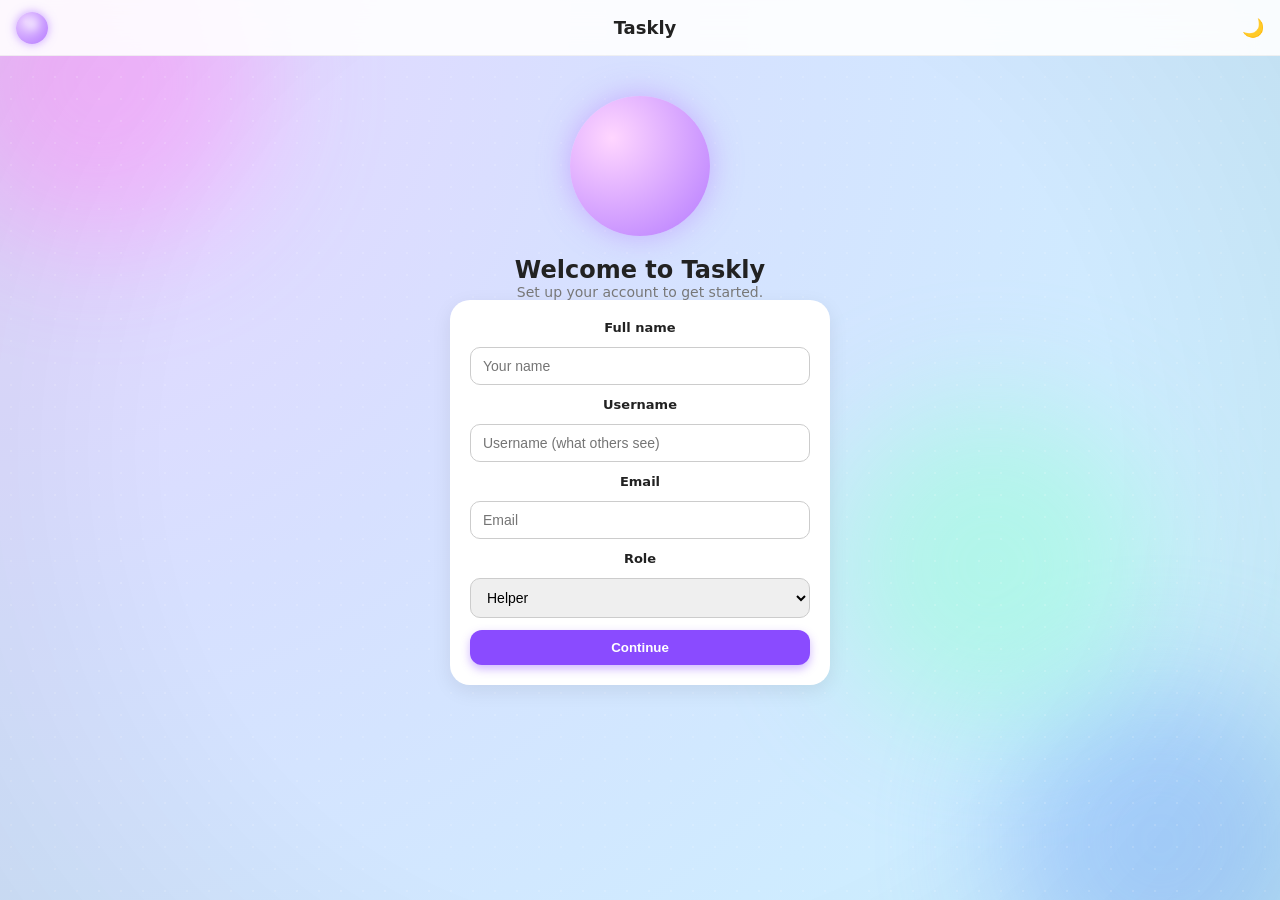
<file: index.html>
<!DOCTYPE html>
<html lang="en">
<head>
  <meta charset="UTF-8">
  <title>Taskly</title>
  <meta name="viewport" content="width=device-width, initial-scale=1">
  <link rel="stylesheet" href="styles.css">
</head>

<body>

<!-- BACKGROUND LAYERS -->
<div class="bg-blob bg-blob-1"></div>
<div class="bg-blob bg-blob-2"></div>
<div class="bg-blob bg-blob-3"></div>
<div class="bg-dots"></div>
<div class="bg-vignette"></div>

<!-- TOP BAR -->
<div class="topbar">
  <div class="logo-small-bubble"></div>
  <div id="ui_appName" class="topbar-title">Taskly</div>
  <button id="darkToggle" class="btn-icon">
    <span id="darkIcon">🌙</span>
  </button>
</div>

<!-- ONBOARDING / SIGNUP -->
<div id="screen-onboarding" class="screen active">
  <div class="onboard-hero"></div>

  <h2 id="ui_onboardTitle">Welcome to Taskly</h2>
  <p id="ui_onboardSubtitle" class="muted">Set up your account to get started.</p>

  <div class="onboard-card">
    <label id="ui_onboardNameLabel">Full name</label>
    <input id="obName" placeholder="Your name">

    <label id="ui_onboardUsernameLabel">Username</label>
    <input id="obUsername" placeholder="Username (what others see)">

    <label id="ui_onboardEmailLabel">Email</label>
    <input id="obEmail" placeholder="Email">

    <label id="ui_onboardRoleLabel">Role</label>
    <select id="obRole">
      <option value="helper">Helper</option>
      <option value="senior">Senior</option>
    </select>

    <button id="ui_onboardBtn" class="btn primary" onclick="completeOnboarding()">Continue</button>
  </div>
</div>

<!-- HOME SCREEN -->
<div id="screen-home" class="screen">
  <div class="hero-logo-wrapper">
    <div class="hero-bubble"></div>
  </div>

  <h2 id="ui_homeWelcome" class="welcome-title">Welcome back!</h2>
  <p id="ui_homeSubtitle" class="welcome-sub">Lend a hand and make a difference today.</p>

  <!-- SEARCH BAR -->
  <div class="search-bar">
    <input list="locationList" id="homeLocation" placeholder="Location" onchange="updateLanguageFromLocation()">

    <datalist id="locationList">
      <option>Ottawa</option>
      <option>Toronto</option>
      <option>Montreal</option>
      <option>Vancouver</option>
      <option>Calgary</option>
      <option>New York</option>
      <option>Los Angeles</option>
      <option>Chicago</option>
      <option>Houston</option>
      <option>Paris</option>
      <option>Berlin</option>
      <option>Madrid</option>
      <option>Rome</option>
      <option>Amsterdam</option>
      <option>Stockholm</option>
      <option>Oslo</option>
      <option>Copenhagen</option>
      <option>Helsinki</option>
      <option>Tokyo</option>
      <option>Seoul</option>
      <option>Beijing</option>
      <option>Shanghai</option>
      <option>Taipei</option>
      <option>Hong Kong</option>
      <option>Bangkok</option>
      <option>New Delhi</option>
      <option>Mexico City</option>
      <option>São Paulo</option>
      <option>Buenos Aires</option>
      <option>Dubai</option>
      <option>Riyadh</option>
      <option>Cairo</option>
    </datalist>

    <select id="homeCategory">
      <option id="ui_catAll">All Categories</option>
      <option id="ui_catYard">Yard Work</option>
      <option id="ui_catTech">Tech Help</option>
      <option id="ui_catErrands">Errands</option>
      <option id="ui_catPet">Pet Care</option>
    </select>

    <button id="ui_searchBtn" class="btn primary" onclick="navigateTo('search')">Search</button>
  </div>

  <!-- CATEGORY ICONS -->
  <div class="category-row">
    <div class="cat-item" onclick="quickCategory('yard')" id="ui_catYard2">🌿 Yard Work</div>
    <div class="cat-item" onclick="quickCategory('tech')" id="ui_catTech2">💻 Tech Help</div>
    <div class="cat-item" onclick="quickCategory('errands')" id="ui_catErrands2">🛒 Errands</div>
    <div class="cat-item" onclick="quickCategory('pet')" id="ui_catPet2">🐶 Pet Care</div>
  </div>

  <!-- POPULAR TASKS -->
  <h3 id="ui_popularTasks" class="section-title">Popular Tasks for You</h3>
  <div id="homePopular" class="task-grid"></div>

  <!-- HOURS BANNER -->
  <div class="hours-banner">
    <h3 id="ui_hoursBannerTitle">Track Your Volunteer Hours & Earn Rewards!</h3>
    <p id="ui_hoursBannerText">Build your resume for the future.</p>
    <button id="ui_hoursBannerBtn" class="btn primary" onclick="navigateTo('hours')">Get Started</button>
  </div>
</div>

<!-- SEARCH SCREEN -->
<div id="screen-search" class="screen">
  <h2 id="ui_searchTitle">Search Tasks</h2>
  <input id="searchInput" placeholder="Search…" oninput="liveSearch()">
  <p id="searchStatus" class="muted"></p>
  <div id="searchResults" class="task-grid"></div>
</div>

<!-- MESSAGES SCREEN -->
<div id="screen-messages" class="screen">
  <h2 id="ui_messagesTitle">Messages</h2>
  <div id="chat" class="chat-box"></div>

  <div class="chat-input-row">
    <input id="chatInput" placeholder="Type a message…">
    <button id="ui_sendBtn" class="btn primary" onclick="sendMsg()">Send</button>
  </div>
</div>

<!-- HOURS SCREEN -->
<div id="screen-hours" class="screen">
  <h2 id="ui_hoursTitle">Your Volunteer Hours</h2>
  <div id="hoursList"></div>
  <button id="ui_exportHoursBtn" class="btn primary" onclick="exportVolunteerHours()">Export Hours</button>
</div>

<!-- PROFILE SCREEN -->
<div id="screen-profile" class="screen">
  <h2 id="ui_profileTitle">Your Profile</h2>

  <div id="profilePfp" class="pfp"></div>

  <p><strong id="ui_nameLabel">Name:</strong> <span id="pName"></span></p>
  <p><strong id="ui_usernameLabel">Username:</strong> <span id="pUsername"></span></p>
  <p><strong id="ui_emailLabel">Email:</strong> <span id="pEmail"></span></p>
  <p><strong id="ui_roleLabel">Role:</strong> <span id="pRole"></span></p>
  <p><strong id="ui_verifiedLabel">Verified:</strong> <span id="pVerified"></span></p>
  <p id="pRank" class="muted"></p>

  <h3 id="ui_editProfileTitle">Edit Profile</h3>
  <input id="peName" placeholder="Name">
  <input id="peUsername" placeholder="Username">
  <input id="setEmail" placeholder="Email">
  <select id="peRole">
    <option value="helper">Helper</option>
    <option value="senior">Senior</option>
  </select>

  <label class="checkbox-row">
    <input type="checkbox" id="peVerified">
    <span id="ui_verifiedToggleLabel">Verified account</span>
  </label>

  <button id="ui_saveBtn" class="btn primary" onclick="saveSettings()">Save</button>
</div>

<!-- TASK DETAILS SCREEN -->
<div id="screen-task" class="screen">
  <button id="ui_backBtn" class="btn secondary" onclick="navigateBack()">Back</button>

  <div class="img-wrapper">
    <div class="shimmer"></div>
    <img id="tdImg" class="task-img" onload="this.classList.add('loaded')">
  </div>

  <h2 id="tdTitle"></h2>
  <p id="tdDesc"></p>

  <p><strong id="ui_payLabel">Pay:</strong> <span id="tdPay"></span></p>
  <p><strong id="ui_seniorLabel">Senior:</strong> <span id="tdSenior"></span></p>
  <p><strong id="ui_categoryLabel">Category:</strong> <span id="tdCat"></span></p>
  <p><strong id="ui_difficultyLabel">Difficulty:</strong> <span id="tdDiff"></span></p>
  <p><strong id="ui_timeLabel">Time:</strong> <span id="tdTime"></span></p>
</div>

<!-- BOTTOM NAV -->
<div id="bottomNav" class="bottom-nav hidden">
  <div class="nav-item" onclick="navigateTo('home')">
    <svg class="nav-icon" viewBox="0 0 24 24">
      <path d="M3 9.5L12 3l9 6.5V21a1 1 0 0 1-1 1h-5v-6H9v6H4a1 1 0 0 1-1-1V9.5z"/>
    </svg>
    <span id="ui_navHome">Home</span>
  </div>

  <div class="nav-item" onclick="navigateTo('search')">
    <svg class="nav-icon" viewBox="0 0 24 24">
      <path d="M10 2a8 8 0 1 1 0 16 8 8 0 0 1 0-16zm11 20-6-6"/>
    </svg>
    <span id="ui_navSearch">Search</span>
  </div>

  <div class="nav-item" onclick="navigateTo('messages')">
    <svg class="nav-icon" viewBox="0 0 24 24">
      <path d="M4 4h16v12H7l-3 3V4z"/>
    </svg>
    <span id="ui_navMessages">Messages</span>
  </div>

  <div class="nav-item" onclick="navigateTo('hours')">
    <svg class="nav-icon" viewBox="0 0 24 24">
      <path d="M12 1a11 11 0 1 1 0 22 11 11 0 0 1 0-22zm0 5v6l4 2"/>
    </svg>
    <span id="ui_navHours">Hours</span>
  </div>

  <div class="nav-item" onclick="navigateTo('profile')">
    <svg class="nav-icon" viewBox="0 0 24 24">
      <path d="M12 12a5 5 0 1 0-5-5 5 5 0 0 0 5 5zm0 2c-4 0-8 2-8 5v2h16v-2c0-3-4-5-8-5z"/>
    </svg>
    <span id="ui_navProfile">Profile</span>
  </div>
</div>

<script src="script.js"></script>
</body>
</html>
</file>
<file: styles.css>
/* RESET */
* {
  margin: 0;
  padding: 0;
  box-sizing: border-box;
}

/* BASE BODY + COLORFUL BACKGROUND */
body {
  font-family: system-ui, sans-serif;
  color: #222;
  padding-bottom: 80px;
  overflow-x: hidden;
  min-height: 100vh;

  /* Soft colorful gradient */
  background: radial-gradient(circle at top left, #e8d4ff 0%, #d7e0ff 40%, #c9f3ff 100%);
  position: relative;
}

.hidden {
  display: none !important;
}

.muted {
  color: #777;
  font-size: 14px;
}

/* TOP BAR */
.topbar {
  position: sticky;
  top: 0;
  z-index: 20;
  height: 56px;
  display: flex;
  align-items: center;
  justify-content: space-between;
  padding: 0 16px;
  background: rgba(255,255,255,0.9);
  backdrop-filter: blur(12px);
  border-bottom: 1px solid rgba(0,0,0,0.05);
}

.topbar-title {
  font-weight: 700;
  font-size: 18px;
}

.logo-small-bubble {
  width: 32px;
  height: 32px;
  border-radius: 50%;
  background: radial-gradient(circle at 30% 30%, #e8caff, #b47aff);
  box-shadow: 0 0 10px rgba(180,122,255,0.7);
  position: relative;
}

.logo-small-bubble::after {
  content: "";
  position: absolute;
  top: 6px;
  left: 10px;
  width: 12px;
  height: 12px;
  background: rgba(255,255,255,0.7);
  border-radius: 50%;
  filter: blur(4px);
}

.btn-icon {
  border: none;
  background: transparent;
  cursor: pointer;
  font-size: 18px;
}

/* SCREENS */
.screen {
  display: none;
  padding: 16px;
  max-width: 1100px;
  margin: 0 auto 80px;
}

.screen.active {
  display: block;
}

/* ONBOARDING */
#screen-onboarding {
  text-align: center;
  padding-top: 40px;
}

.onboard-hero {
  width: 140px;
  height: 140px;
  border-radius: 50%;
  margin: 0 auto 20px;
  background: radial-gradient(circle at 30% 30%, #ffd6ff, #b47aff);
  box-shadow: 0 0 30px rgba(180,122,255,0.5);
  animation: floatBubble 4s ease-in-out infinite;
}

.onboard-card {
  background: #ffffff;
  padding: 20px;
  border-radius: 20px;
  box-shadow: 0 6px 20px rgba(0,0,0,0.08);
  max-width: 380px;
  margin: 0 auto;
  display: flex;
  flex-direction: column;
  gap: 12px;
  animation: fadeIn 0.6s ease-out;
}

.onboard-card label {
  font-size: 13px;
  font-weight: 600;
}

/* HERO BUBBLE */
.hero-logo-wrapper {
  display: flex;
  justify-content: center;
  margin-top: 16px;
  margin-bottom: 12px;
}

.hero-bubble {
  width: 120px;
  height: 120px;
  border-radius: 50%;
  background: radial-gradient(circle at 30% 30%, #f0d9ff, #b47aff);
  box-shadow: 0 0 24px rgba(180,122,255,0.7);
  animation: floatBubble 4s ease-in-out infinite;
}

@keyframes floatBubble {
  0% { transform: translateY(0); }
  50% { transform: translateY(-12px); }
  100% { transform: translateY(0); }
}

@keyframes fadeIn {
  from { opacity: 0; transform: translateY(20px); }
  to { opacity: 1; transform: translateY(0); }
}

/* HOME TEXT */
.welcome-title {
  font-size: 22px;
  font-weight: 700;
  text-align: center;
}

.welcome-sub {
  text-align: center;
  color: #666;
  margin-bottom: 16px;
}

/* BUTTONS */
.btn {
  border: none;
  border-radius: 12px;
  padding: 10px 16px;
  font-weight: 600;
  cursor: pointer;
  transition: 0.2s;
}

.btn.primary {
  background: #8a4bff;
  color: #fff;
  box-shadow: 0 4px 10px rgba(138,75,255,0.4);
}

.btn.primary:hover {
  background: #7a3be8;
}

.btn.secondary {
  background: #eee;
  color: #333;
}

/* INPUTS */
input, select {
  width: 100%;
  padding: 10px 12px;
  border-radius: 10px;
  border: 1px solid #ccc;
  font-size: 14px;
}

/* SEARCH BAR */
.search-bar {
  display: grid;
  grid-template-columns: 1.2fr 1.2fr auto;
  gap: 8px;
  margin-bottom: 16px;
}

/* CATEGORY ROW */
.category-row {
  display: flex;
  gap: 8px;
  margin-bottom: 20px;
}

.cat-item {
  flex: 1;
  background: #f0e6ff;
  padding: 10px;
  border-radius: 12px;
  text-align: center;
  font-size: 13px;
  font-weight: 600;
  cursor: pointer;
}

/* SECTION TITLE */
.section-title {
  font-size: 18px;
  font-weight: 700;
  margin-bottom: 10px;
}

/* TASK GRID */
.task-grid {
  display: grid;
  grid-template-columns: 1fr;
  gap: 12px;
}

@media (min-width: 900px) {
  .task-grid {
    grid-template-columns: repeat(3, 1fr);
  }
}

.task-card {
  background: #fff;
  border-radius: 14px;
  padding: 12px;
  box-shadow: 0 4px 10px rgba(0,0,0,0.05);
}

/* IMAGE SHIMMER */
.img-wrapper {
  position: relative;
  width: 100%;
  height: 180px;
  border-radius: 10px;
  overflow: hidden;
}

.shimmer {
  position: absolute;
  width: 100%;
  height: 100%;
  background: linear-gradient(
    90deg,
    #e2e2e2 0%,
    #f5f5f5 50%,
    #e2e2e2 100%
  );
  background-size: 200% 100%;
  animation: shimmerMove 1.5s infinite;
  opacity: 1;
  transition: opacity 0.5s ease;
}

@keyframes shimmerMove {
  0% { background-position: 200% 0; }
  100% { background-position: -200% 0; }
}

.task-img {
  width: 100%;
  height: 100%;
  object-fit: cover;
  opacity: 0;
  transition: opacity 0.5s ease;
}

.task-img.loaded {
  opacity: 1;
}

.task-img.loaded + .shimmer {
  opacity: 0;
  pointer-events: none;
}

/* HOURS BANNER */
.hours-banner {
  margin-top: 20px;
  background: #8a4bff;
  color: #fff;
  border-radius: 16px;
  padding: 16px;
  box-shadow: 0 4px 12px rgba(138,75,255,0.4);
}

/* CHAT */
.chat-box {
  background: #fff;
  border-radius: 12px;
  padding: 10px;
  height: 260px;
  overflow-y: auto;
  margin-bottom: 10px;
}

.chat-bubble {
  max-width: 80%;
  padding: 8px 10px;
  border-radius: 12px;
  margin-bottom: 6px;
  font-size: 14px;
}

.chat-bubble.me {
  background: #8a4bff;
  color: #fff;
  margin-left: auto;
}

.chat-bubble.them {
  background: #eee;
  color: #333;
  margin-right: auto;
}

.chat-input-row {
  display: flex;
  gap: 8px;
}

/* HOURS */
.hours-item {
  background: #fff;
  border-radius: 10px;
  padding: 10px;
  margin-bottom: 8px;
}

/* PROFILE */
.pfp {
  width: 80px;
  height: 80px;
  border-radius: 50%;
  background: radial-gradient(circle at 30% 30%, #ffd6ff, #b47aff);
  margin-bottom: 10px;
}

.checkbox-row {
  display: flex;
  align-items: center;
  gap: 6px;
  margin: 8px 0;
}

/* BOTTOM NAV */
.bottom-nav {
  position: fixed;
  bottom: 0;
  left: 0;
  height: 70px;
  width: 100%;
  background: #ffffff;
  border-top: 1px solid rgba(0,0,0,0.08);
  display: flex;
  justify-content: space-around;
  align-items: center;
  z-index: 30;
}

.bottom-nav.hidden {
  display: none;
}

.nav-item {
  text-align: center;
  cursor: pointer;
  width: 20%;
  display: flex;
  flex-direction: column;
  align-items: center;
  gap: 4px;
}

.nav-item span {
  font-size: 11px;
  color: #555;
}

.nav-icon {
  width: 26px;
  height: 26px;
  fill: #8a4bff;
  transition: 0.2s;
}

.nav-item:hover .nav-icon {
  transform: scale(1.15);
}

/* DARK MODE */
body.dark {
  background: radial-gradient(circle at top left, #05060b 0%, #101322 40%, #05060b 100%);
  color: #f5f5f5;
}

body.dark .topbar {
  background: rgba(15,16,24,0.95);
  border-bottom-color: rgba(255,255,255,0.08);
}

body.dark .onboard-card,
body.dark .task-card,
body.dark .chat-box,
body.dark .hours-item {
  background: #181926;
  box-shadow: 0 4px 16px rgba(0,0,0,0.6);
}

body.dark input,
body.dark select {
  background: #151520;
  border-color: #333;
  color: #f5f5f5;
}

body.dark .cat-item {
  background: #2a2340;
  color: #f5f5f5;
}

body.dark .hours-banner {
  background: #6b3bdf;
}

body.dark .bottom-nav {
  background: #151520;
  border-top-color: rgba(255,255,255,0.08);
}

body.dark .nav-icon {
  fill: #c9b6ff;
}

body.dark .nav-item span {
  color: #ddd;
}

/* DARK MODE TWEAKS FOR BACKGROUND LAYERS */
body.dark .bg-blob {
  opacity: 0.35;
}

body.dark .bg-dots {
  opacity: 0.25;
}

body.dark .bg-vignette {
  opacity: 0.6;
}

/* === BACKGROUND EFFECTS === */

/* Floating blobs */
.bg-blob {
  position: fixed;
  width: 320px;
  height: 320px;
  border-radius: 50%;
  filter: blur(60px);
  opacity: 0.55;
  z-index: -2;
  animation: blobFloat 18s ease-in-out infinite alternate;
}

.bg-blob-1 {
  top: -80px;
  left: -60px;
  background: #ff9bff;
}

.bg-blob-2 {
  bottom: -100px;
  right: -40px;
  background: #8ab8ff;
  animation-delay: 4s;
}

.bg-blob-3 {
  top: 45%;
  left: 65%;
  background: #9affd9;
  animation-delay: 8s;
}

@keyframes blobFloat {
  0% { transform: translate(0,0) scale(1); }
  50% { transform: translate(30px,-40px) scale(1.07); }
  100% { transform: translate(-20px,30px) scale(0.95); }
}

/* Dotted texture overlay */
.bg-dots {
  position: fixed;
  inset: 0;
  pointer-events: none;
  z-index: -1;
  background-image: radial-gradient(rgba(255,255,255,0.25) 1px, transparent 1px);
  background-size: 22px 22px;
  opacity: 0.6;
}

/* Soft vignette around edges */
.bg-vignette {
  position: fixed;
  inset: 0;
  pointer-events: none;
  z-index: -1;
  background: radial-gradient(circle, transparent 60%, rgba(0,0,0,0.15));
  opacity: 0.35;
}
</file>
